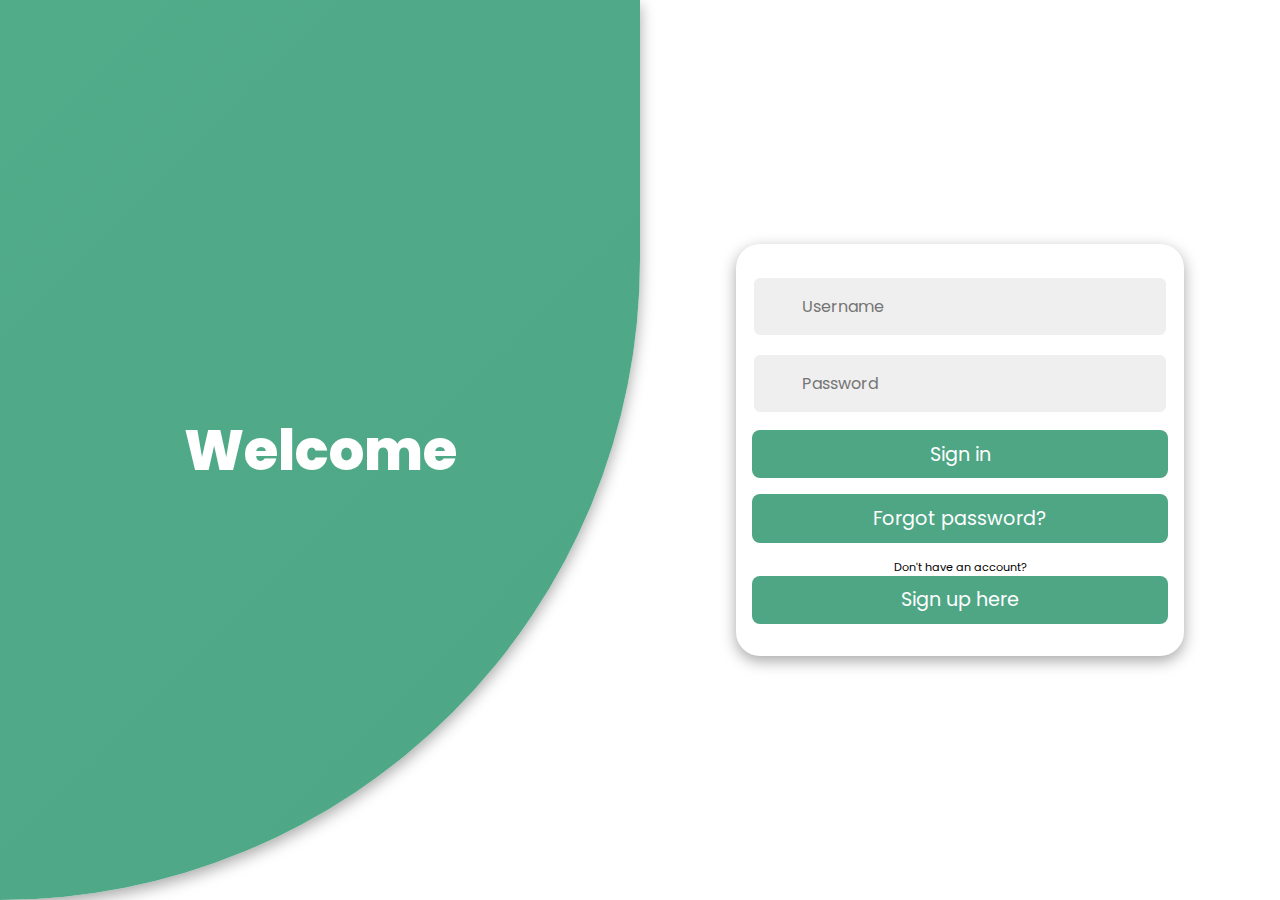
<file: html/auth.html>
<!DOCTYPE html>
<html lang="en">
<head>
    <meta charset="UTF-8">
    <meta name="viewport" content="width=device-width, initial-scale=1.0">
    <title>Authentication</title>
    <link rel="stylesheet" href="css/auth.css">
</head>
<body>
<div id="container" class="container">
    <div class="row">
        <div class="col align-items-center flex-col sign-up">
            <div class="form-wrapper align-items-center">
                <div class="form sign-up">
                    <div class="input-group">
                        <i class='bx bxs-user'></i>
                        <input type="text" placeholder="Username">
                    </div>
                    <div class="input-group">
                        <i class='bx bx-mail-send'></i>
                        <input type="email" placeholder="Email">
                    </div>
                    <div class="input-group">
                        <i class='bx bxs-lock-alt'></i>
                        <input type="password" placeholder="Password">
                    </div>
                    <div class="input-group">
                        <i class='bx bxs-lock-alt'></i>
                        <input type="password" placeholder="Confirm password">
                    </div>
                    <button class="auth-btn">
                        Sign up
                    </button>
                    <p class="auth-text">
                        <span class="auth-message">
                            Already have an account?
                        </span>
                        <button onclick="toggle()" class="auth-link pointer">
                            Sign in here
                        </button>
                    </p>
                </div>
            </div>
        </div>
        <div class="col align-items-center flex-col sign-in">
            <div class="form-wrapper align-items-center">
                <div class="form sign-in">
                    <div class="input-group">
                        <i class='bx bxs-user'></i>
                        <input type="text" placeholder="Username">
                    </div>
                    <div class="input-group">
                        <i class='bx bxs-lock-alt'></i>
                        <input type="password" placeholder="Password">
                    </div>
                    <button class="auth-btn">
                        Sign in
                    </button>
                    <p class="auth-text">
                        <button class="auth-link">
                            Forgot password?
                        </button>
                    </p>
                    <p class="auth-text">
                        <span class="auth-message">
                            Don't have an account?
                        </span>
                        <button onclick="toggle()" class="auth-link pointer">
                            Sign up here
                        </button>
                    </p>
                </div>
            </div>
            <div class="form-wrapper"></div>
        </div>
    </div>
    <div class="row content-row">
        <div class="col align-items-center flex-col">
            <div class="text sign-in">
                <h2 class="auth-heading">
                    Welcome
                </h2>
            </div>
            <div class="img sign-in"></div>
        </div>
        <div class="col align-items-center flex-col">
            <div class="img sign-up"></div>
            <div class="text sign-up">
                <h2 class="auth-heading">
                    Join with us
                </h2>
            </div>
        </div>
    </div>
</div>
<script>
    let container = document.getElementById('container')

toggle = () => {
	container.classList.toggle('sign-in')
	container.classList.toggle('sign-up')
}

setTimeout(() => {
	container.classList.add('sign-in')
}, 200)
</script>
<script src="/js/auth.js"></script>
</body>
</html>
</file>
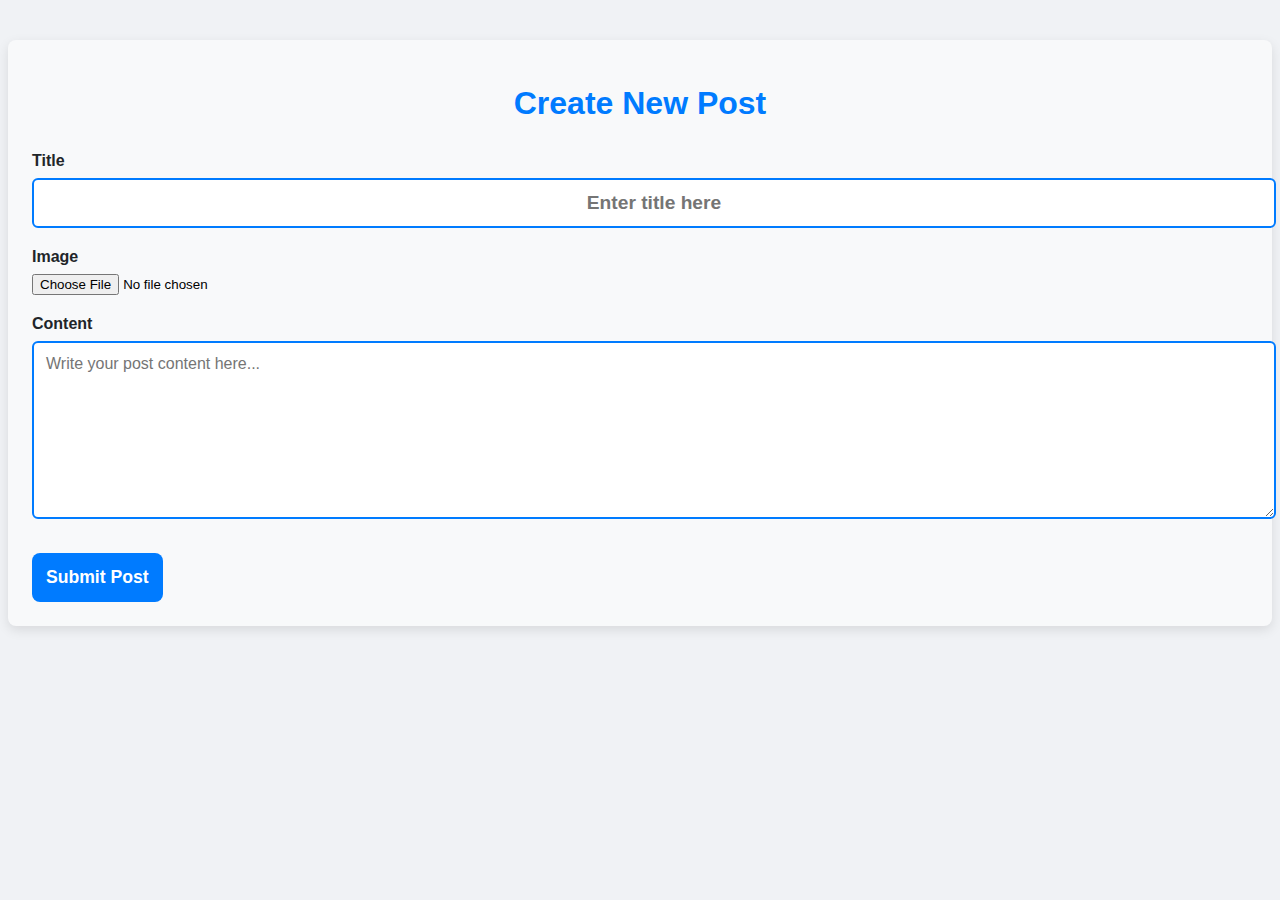
<file: html/create-post.html>
<!DOCTYPE html>
<html lang="en">
<head>
  <meta charset="UTF-8" />
  <meta name="viewport" content="width=device-width, initial-scale=1" />
  <title>Create Post</title>
  <link rel="stylesheet" href="css/post.css" />
</head>
<body>

  <div class="container">
    <h1>Create New Post</h1>

    <form id="post-form">
      <label for="title">Title</label>
      <input 
        type="text" 
        id="title" 
        name="title" 
        placeholder="Enter title here" 
        required 
        class="title-input"
      />

      <label for="image">Image</label>
      <input 
        type="file" 
        id="image" 
        name="image" 
        accept="image/*" 
      />

      <label for="content">Content</label>
      <textarea 
        id="content" 
        name="content" 
        rows="8" 
        placeholder="Write your post content here..." 
        required
      ></textarea>

      <button type="submit">Submit Post</button>
    </form>
  </div>

  <script src="/js/post.js"></script>
</body>
</html>
</file>
<file: html/css/auth.css>
@import url('https://fonts.googleapis.com/css2?family=Poppins:wght@200;300;400;500;600&display=swap');
:root {
    --primary-color: #4EA685;
    --secondary-color: #57B894;
    --black: #000000;
    --white: #ffffff;
    --gray: #efefef;
    --gray-2: #757575;

    --facebook-color: #4267B2;
    --google-color: #DB4437;
    --twitter-color: #1DA1F2;
    --insta-color: #E1306C;
}


* {
    font-family: 'Poppins', sans-serif;
    margin: 0;
    padding: 0;
    box-sizing: border-box;
}

html,
body {
    height: 100vh;
    overflow: hidden;
}

.container {
    position: relative;
    min-height: 100vh;
    overflow: hidden;
}

.row {
    display: flex;
    flex-wrap: wrap;
    height: 100vh;
}

.col {
    width: 50%;
}

.align-items-center {
    display: flex;
    align-items: center;
    justify-content: center;
    text-align: center;
}

.form-wrapper {
    width: 100%;
    max-width: 28rem;
}

.form {
    padding: 1rem;
    background-color: var(--white);
    border-radius: 1.5rem;
    width: 100%;
    box-shadow: rgba(0, 0, 0, 0.35) 0px 5px 15px;
    transform: scale(0);
    transition: .5s ease-in-out;
    transition-delay: 1s;
}

.input-group {
    position: relative;
    width: 100%;
    margin: 1rem 0;
}

.input-group i {
    position: absolute;
    top: 50%;
    left: 1rem;
    transform: translateY(-50%);
    font-size: 1.4rem;
    color: var(--gray-2);
}

.input-group input {
    width: 100%;
    padding: 1rem 3rem;
    font-size: 1rem;
    background-color: var(--gray);
    border-radius: .5rem;
    border: 0.125rem solid var(--white);
    outline: none;
}

.input-group input:focus {
    border: 0.125rem solid var(--primary-color);
}

.form button {
    cursor: pointer;
    width: 100%;
    padding: .6rem 0;
    border-radius: .5rem;
    border: none;
    background-color: var(--primary-color);
    color: var(--white);
    font-size: 1.2rem;
    outline: none;
}

.form p {
    margin: 1rem 0;
    font-size: .7rem;
}

.flex-col {
    flex-direction: column;
}

.social-list {
    margin: 2rem 0;
    padding: 1rem;
    border-radius: 1.5rem;
    width: 100%;
    box-shadow: rgba(0, 0, 0, 0.35) 0px 5px 15px;
    transform: scale(0);
    transition: .5s ease-in-out;
    transition-delay: 1.2s;
}

.social-list>div {
    color: var(--white);
    margin: 0 .5rem;
    padding: .7rem;
    cursor: pointer;
    border-radius: .5rem;
    cursor: pointer;
    transform: scale(0);
    transition: .5s ease-in-out;
}

.social-list>div:nth-child(1) {
    transition-delay: 1.4s;
}

.social-list>div:nth-child(2) {
    transition-delay: 1.6s;
}

.social-list>div:nth-child(3) {
    transition-delay: 1.8s;
}

.social-list>div:nth-child(4) {
    transition-delay: 2s;
}

.social-list>div>i {
    font-size: 1.5rem;
    transition: .4s ease-in-out;
}

.social-list>div:hover i {
    transform: scale(1.5);
}

.facebook-bg {
    background-color: var(--facebook-color);
}

.google-bg {
    background-color: var(--google-color);
}

.twitter-bg {
    background-color: var(--twitter-color);
}

.insta-bg {
    background-color: var(--insta-color);
}

.pointer {
    cursor: pointer;
}

.container.sign-in .form.sign-in,
.container.sign-in .social-list.sign-in,
.container.sign-in .social-list.sign-in>div,
.container.sign-up .form.sign-up,
.container.sign-up .social-list.sign-up,
.container.sign-up .social-list.sign-up>div {
    transform: scale(1);
}

.content-row {
    position: absolute;
    top: 0;
    left: 0;
    pointer-events: none;
    z-index: 6;
    width: 100%;
}

.text {
    margin: 4rem;
    color: var(--white);
}

.text h2 {
    font-size: 3.5rem;
    font-weight: 800;
    margin: 2rem 0;
    transition: 1s ease-in-out;
}

.text p {
    font-weight: 600;
    transition: 1s ease-in-out;
    transition-delay: .2s;
}

.img img {
    width: 30vw;
    transition: 1s ease-in-out;
    transition-delay: .4s;
}

.text.sign-in h2,
.text.sign-in p,
.img.sign-in img {
    transform: translateX(-250%);
}

.text.sign-up h2,
.text.sign-up p,
.img.sign-up img {
    transform: translateX(250%);
}

.container.sign-in .text.sign-in h2,
.container.sign-in .text.sign-in p,
.container.sign-in .img.sign-in img,
.container.sign-up .text.sign-up h2,
.container.sign-up .text.sign-up p,
.container.sign-up .img.sign-up img {
    transform: translateX(0);
}

/* BACKGROUND */

.container::before {
    content: "";
    position: absolute;
    top: 0;
    right: 0;
    height: 100vh;
    width: 300vw;
    transform: translate(35%, 0);
    background-image: linear-gradient(-45deg, var(--primary-color) 0%, var(--secondary-color) 100%);
    transition: 1s ease-in-out;
    z-index: 6;
    box-shadow: rgba(0, 0, 0, 0.35) 0px 5px 15px;
    border-bottom-right-radius: max(50vw, 50vh);
    border-top-left-radius: max(50vw, 50vh);
}

.container.sign-in::before {
    transform: translate(0, 0);
    right: 50%;
}

.container.sign-up::before {
    transform: translate(100%, 0);
    right: 50%;
}



@media only screen and (max-width: 425px) {

    .container::before,
    .container.sign-in::before,
    .container.sign-up::before {
        height: 100vh;
        border-bottom-right-radius: 0;
        border-top-left-radius: 0;
        z-index: 0;
        transform: none;
        right: 0;
    }

     .container.sign-in .col.sign-up {
        transform: translateY(100%);
    } 

    .container.sign-in .col.sign-in,
    .container.sign-up .col.sign-up {
        transform: translateY(0);
    }

    .content-row {
        align-items: flex-start !important;
    }

    .content-row .col {
        transform: translateY(0);
        background-color: unset;
    }

    .col {
        width: 100%;
        position: absolute;
        padding: 2rem;
        background-color: var(--white);
        border-top-left-radius: 2rem;
        border-top-right-radius: 2rem;
        transform: translateY(100%);
        transition: 1s ease-in-out;
    }

    .row {
        align-items: flex-end;
        justify-content: flex-end;
    }

    .form,
    .social-list {
        box-shadow: none;
        margin: 0;
        padding: 0;
    }

    .text {
        margin: 0;
    }

    .text p {
        display: none;
    }

    .text h2 {
        margin: .5rem;
        font-size: 2rem;
    }
}
</file>
<file: html/css/post.css>
body {
  background-color: #f0f2f5; 
  font-family: 'Poppins', sans-serif;
}
.container {
 
  margin: 40px auto;
   padding: 1.5rem;
  background-color: #f8f9fa; 
  border-radius: 8px;
  box-shadow: 0 4px 12px rgba(0,0,0,0.1);
  font-family: 'Poppins', sans-serif;
}


.container h1 {
  text-align: center;
  color: #007bff; 
  margin-bottom: 30px;
}


form label {
  display: block;
  margin-bottom: 8px;
  font-weight: 600;
  color: #212529; /
}


.title-input {
  width: 100%;
  padding: 12px;
  font-weight: 700;
  text-align: center;
  font-size: 1.2rem;
  border: 2px solid #007bff;
  border-radius: 6px;
  margin-bottom: 20px;
  outline-color: #0056b3; /* accent blue */
}


input[type="file"] {
  margin-bottom: 20px;
  width: 100%;
}


textarea {
  width: 100%;
  padding: 12px;
  font-size: 1rem;
  border: 2px solid #007bff;
  border-radius: 6px;
  resize: vertical;
  min-height: 150px;
  margin-bottom: 30px;
  outline-color: #0056b3;
  font-family: 'Poppins', sans-serif;
}


button[type="submit"] {
    display: flex;
    justify-content: center;
  max-width: 40%;
  padding: 14px;
  background-color: #007bff;
  color: white;
  font-weight: 700;
  font-size: 1.1rem;
  border: none;
  border-radius: 8px;
  cursor: pointer;
  transition: background-color 0.3s ease;
}

button[type="submit"]:hover {
  background-color: #0056b3;
}
</file>
